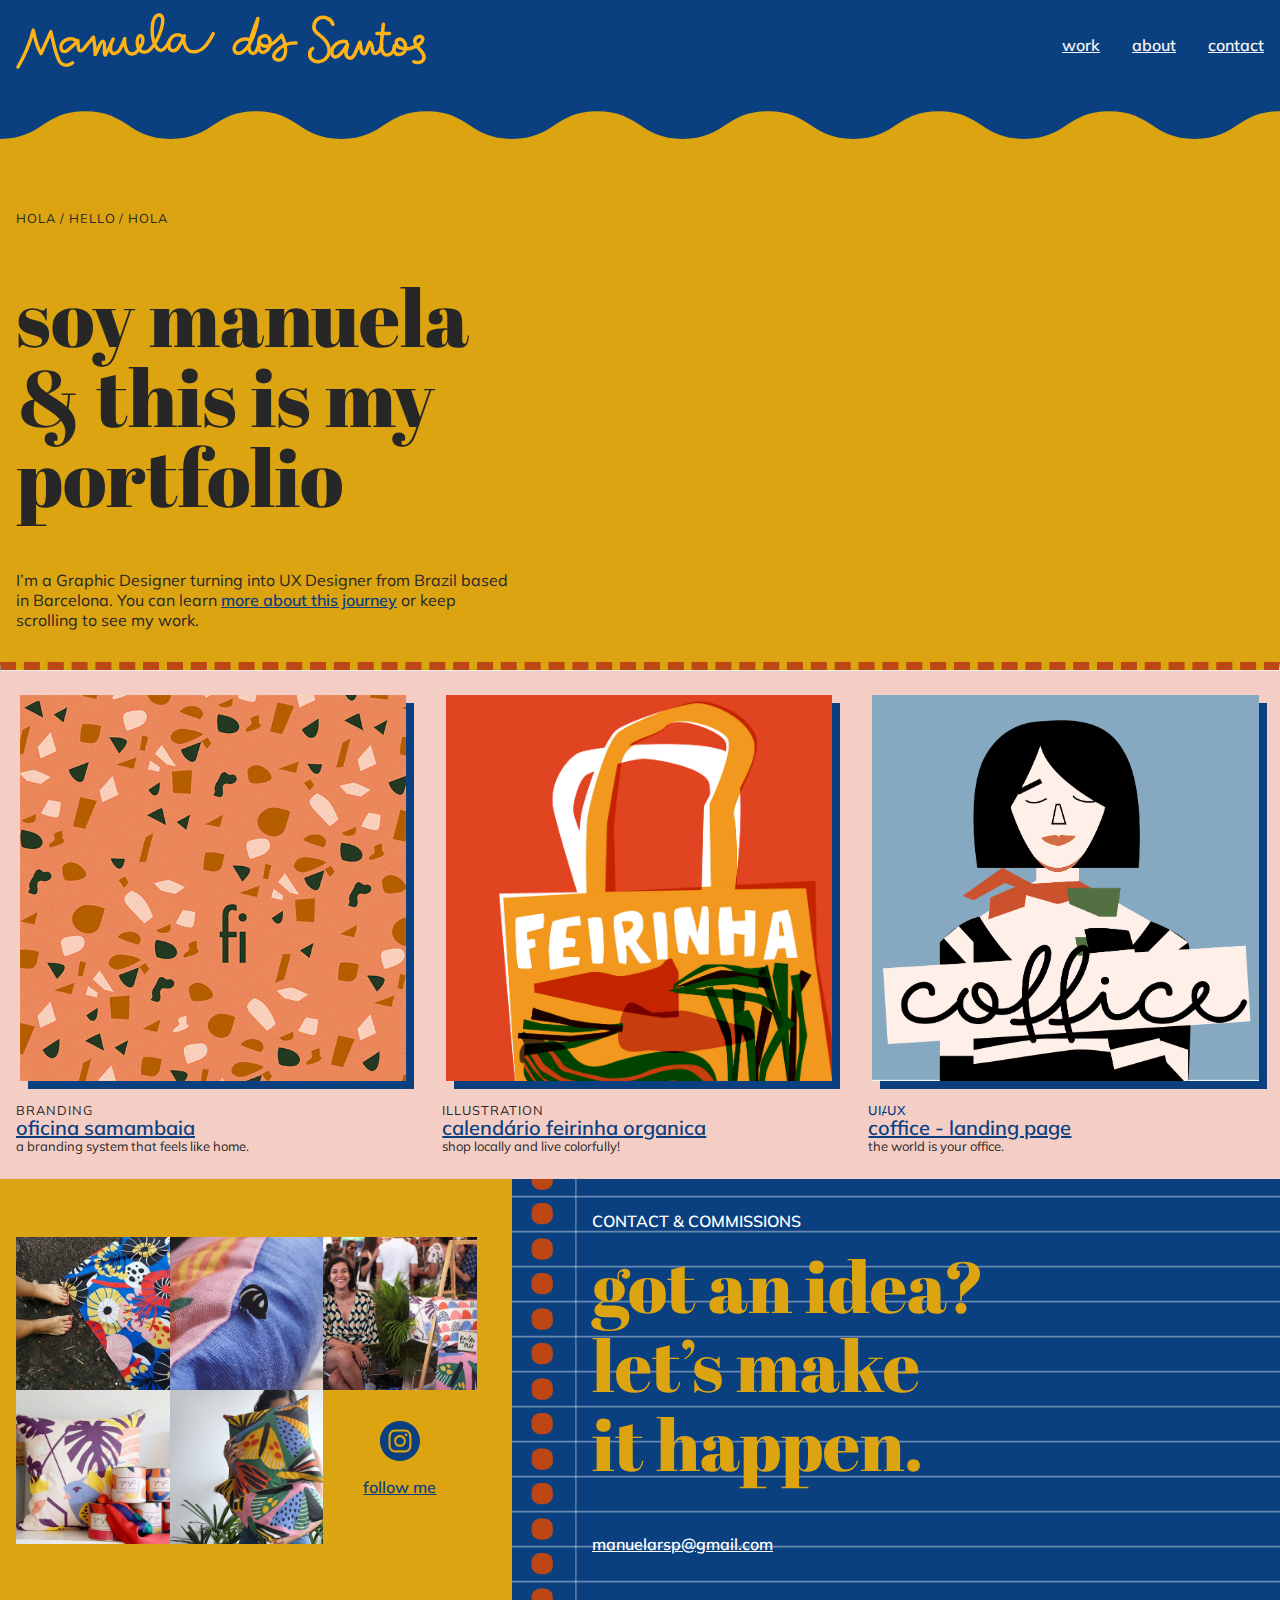
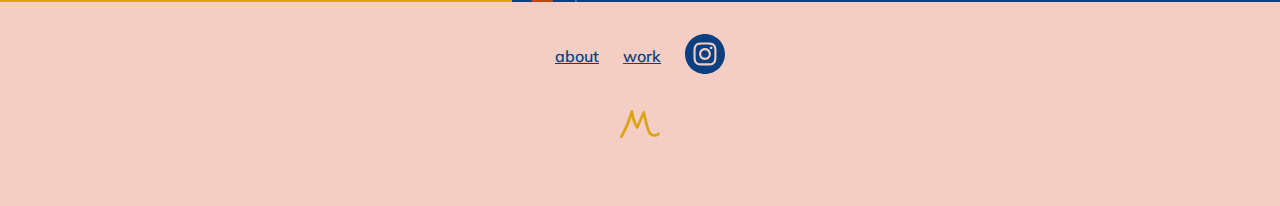
<file: index.html>
<!DOCTYPE html>
<html lang="en">

<head>
	<meta charset="utf-8" />
	<title>Manuela dos Santos | Portfolio</title>
	<meta name="viewport" content="width=device-width, initial-scale=1">
	<link rel="stylesheet" href="styles.css" />
	<link href="https://fonts.googleapis.com/css?family=Abril+Fatface|Muli:400,600,700" rel="stylesheet">
</head>

<body>
	<header class="header">

		<a href="index.html">
			<div class="logo">
			</div>
		</a>


		<nav class="menu">
			<a href="work.html">work</a>
			<a href="about.html">about</a>
			<a href="contact.html">contact</a>
		</nav>

	</header>


	<main>
		<div class="bluehair">
		</div>



		<div class="hero">

		<div class="face">
		</div>


			<div class="hola">
				<sub>hola / hello / hola</sub>
				<h1>soy manuela <br>& this is my portfolio</h1>
				<p>I’m a Graphic Designer turning into UX Designer from Brazil based in Barcelona.
				You can learn <a href="about.html" alt="about">more about this journey</a> or keep scrolling to see my
				work.
				</p>
			</div>
		</div>

		<hr></hr>

		<div class="projects-wrapper">
			<div class="project-card">
				<div class="container">
					<a href="samambaia.html"><img class="imghome shadow_azul" src="imgs/home/imgproj02.gif"></a><br>
					<sub>Branding</sub>
					<h2><a href="samambaia.html">oficina samambaia</a></h2>
					<p class="leg">a branding system that feels like home.</p>
				</div>
			</div>

			<div class="project-card">
				<div class="container">
					<a href="feirinha.html"><img class="imghome shadow_azul" src="imgs/home/imgproj01.jpg"></a>
					<br>
					<sub>Illustration</sub>
					<h2><a href="feirinha.html">calendário feirinha organica</a></h2>
					<p class="leg">shop locally and live colorfully!</p>
				</div>

			</div>
		

			<div class="project-card">
				<div class="container">
					<a href="coffice.html"><img class="imghome shadow_azul" src="imgs/home/imgproj03.jpg">
					<br>
					<sub>UI/UX</sub>
					<h2><a href="coffice.html">coffice - landing page</a></h2>
					<p class="leg">the world is your office.</p>
				</div>
			</div>
		</div>



	</main>


	<div class="hero-and-contact">
		<div class="hero">
			<div class="gallery">
				<div class="column"><img src="imgs/instagram/ig1.png"></div>
				<div class="column"><img src="imgs/instagram/ig2.png"></div>
				<div class="column"><img src="imgs/instagram/ig3.png"></div>
				<div class="column"><img src="imgs/instagram/ig4.png"></div>
				<div class="column"><img src="imgs/instagram/ig5.png"></div>
				<a class="column gallery-instagram" href="http://instagram.com/zeze.estudio" target="_blank">
				<img alt="my instagram: @zeze.estudio" src="imgs/instagram.svg" class="center" />
				<p>follow me</p>
				</a>
			</div>
		</div>

		<div class="contact">
			<a class="contact-title" name="contact-point">contact & commissions</a>
			<h3>got an idea?<br>
				let’s make<br>
				it happen.
			</h3>
			<p>write me on<br>
			<a href="mailto:manuelarsp@gmail.com">manuelarsp@gmail.com</a></p>
		</div>
	</div>

	<footer class="footer">
		<nav>
			<ul>
				<li><a class="nav" href="about.html">about</a></li>
				<li><a class="nav" href="work.html">work</a></li>
				<li><a class="nav" href="http://instagram.com/zeze.estudio" about="blank"><img src="imgs/instagram.svg" style="width: 40px;"></a></li>
			</ul>

			<div class="container">
				<a href="index.html">
					<img class="logo-footer" src="imgs/logo.svg" alt="logo manuela dos santos"/>
				</a>
			</div>

		</nav>
	</footer>
</body>

</html>
</file>
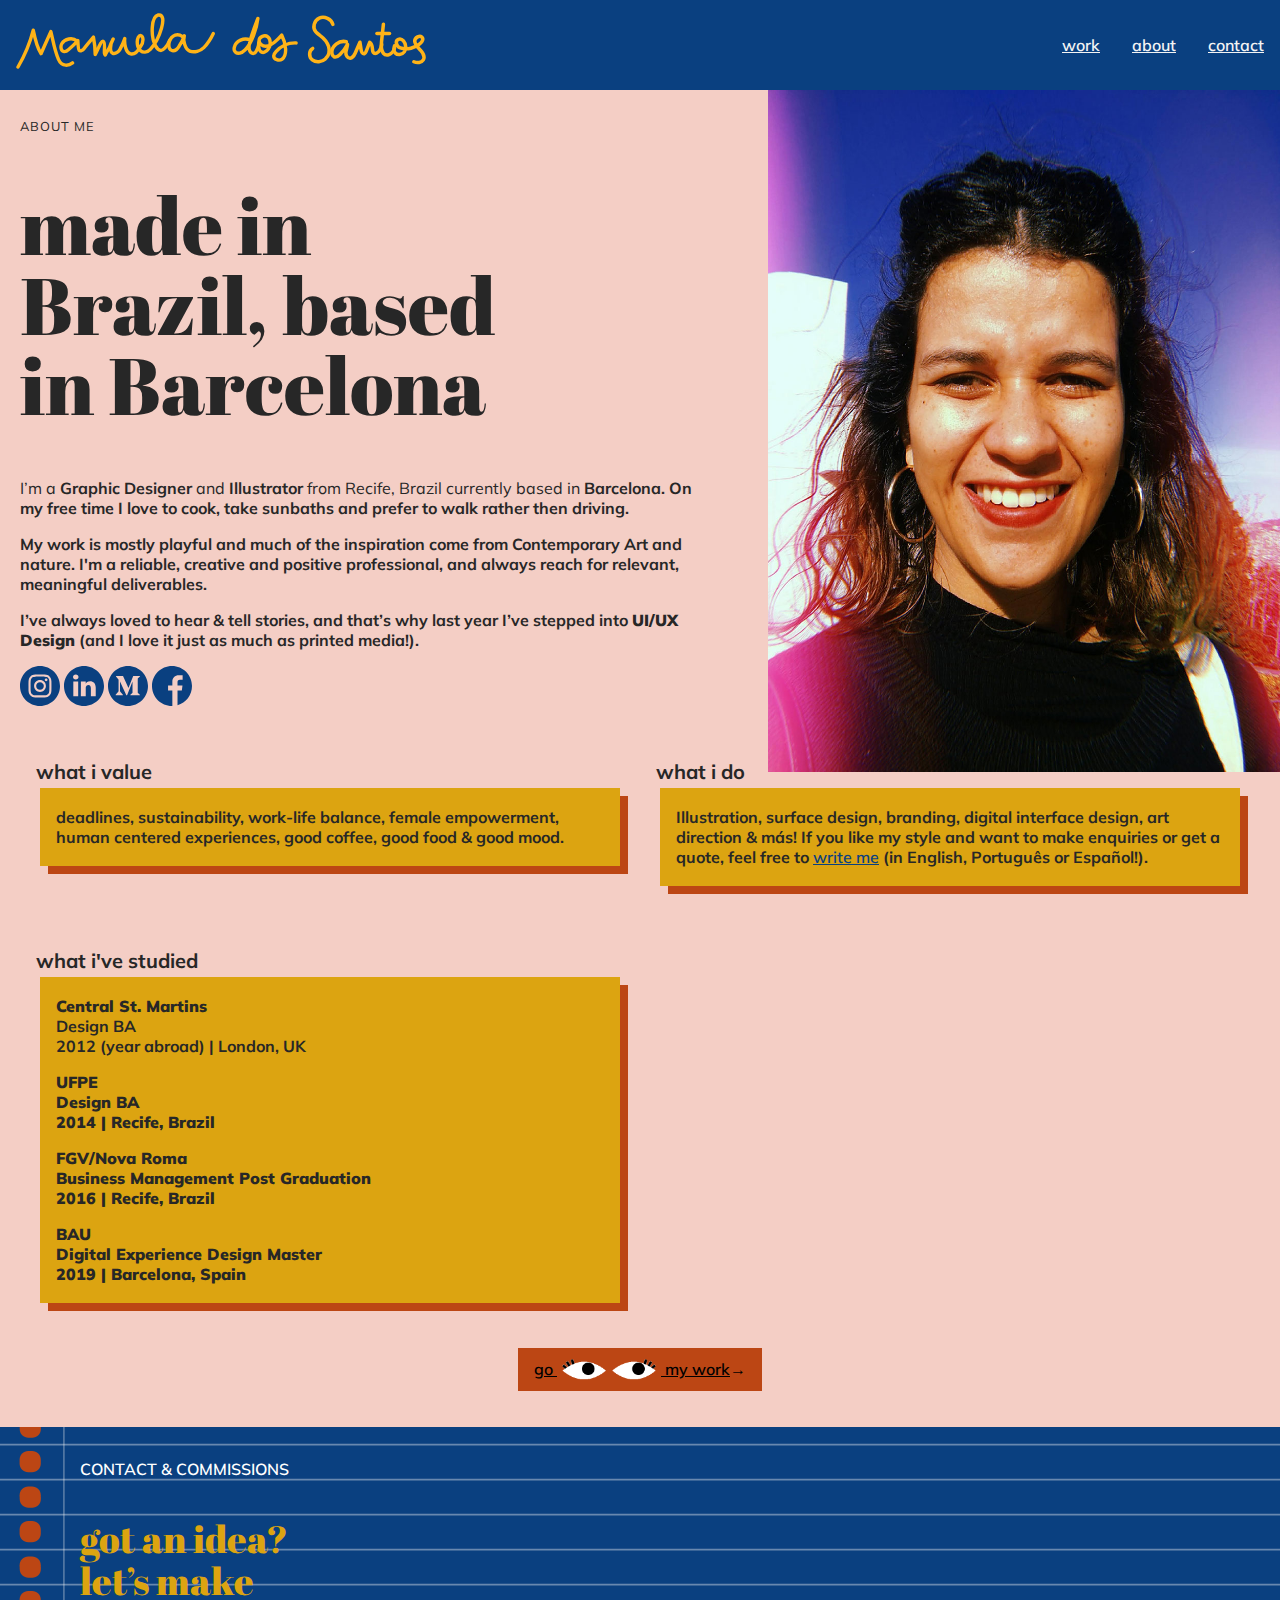
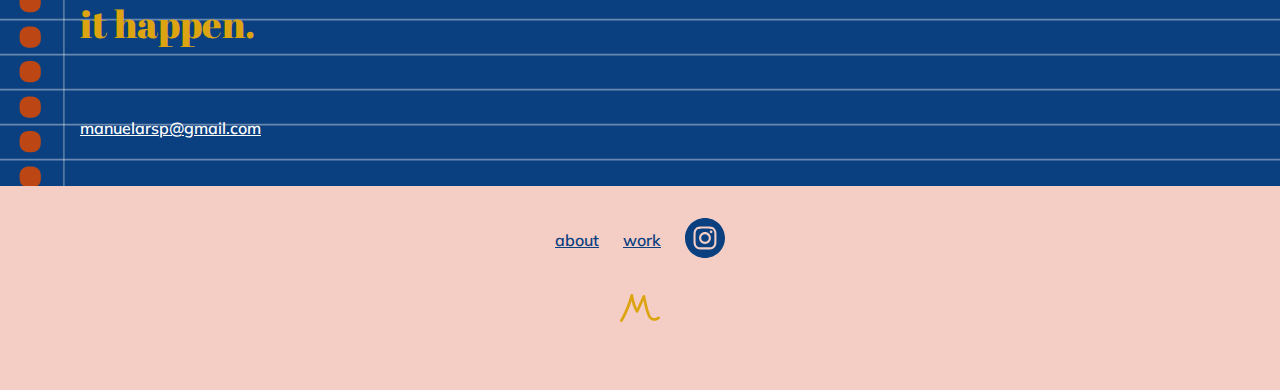
<file: about.html>
<!DOCTYPE html>
<html lang="en">

<head>
	<meta charset="utf-8" />
	<title>Manuela dos Santos | About</title>
	<meta name="viewport" content="width=device-width, initial-scale=1">
	<link rel="stylesheet" href="styles.css" />
	<link href="https://fonts.googleapis.com/css?family=Abril+Fatface|Muli:400,600,700" rel="stylesheet">


</head>

<body>
	<header class="header">

		<a href="index.html">
			<div class="logo">
			</div>
		</a>


		<nav class="menu">
			<a href="work.html">work</a>
			<a href="about.html">about</a>
			<a href="contact.html">contact</a>
		</nav>

	</header>


	<main>
		<div class="about">
			<sub>about me</sub>
				<div class="hola">
			<h1>made in Brazil, based in Barcelona</h1>
		</div>
			<div class="biobox">I’m a <strong>Graphic Designer</strong> and <strong>Illustrator</strong> from Recife, Brazil currently based in
				<strong>Barcelona</b>. On my free time I love to cook, take sunbaths and prefer to walk rather then driving.</p>
				<p>My work is mostly playful and much of the inspiration come from Contemporary Art and nature. I'm a
				reliable, creative and positive professional, and always reach for relevant, meaningful deliverables.</p>
				<p>I’ve always loved to hear & tell stories, and that’s why last year I’ve stepped into <strong>UI/UX Design</strong>
				(and I love it just as much as printed media!). </p>
			</div>

			<p><a href="http://instagram.com/zeze.estudio"><img alt="instagram" src="imgs/instagram.svg" class="logo-footer"></a>
				<a href="http://linkedin.com/manueladossantos"><img alt="LinkedIn"src="imgs/linkedin.svg" class="logo-footer"></a>
				<a href="https://medium.com/@mnlsnts"><img alt="Medium" src="imgs/medium.svg" class="logo-footer"></a>
				<a href="http://facebook.com/zeze.estudio"><img alt="Facebook" src="imgs/facebook.svg" class="logo-footer"></a>
			</p>


			<div class="about-cards">
				<div class="container">
					<h2>what i value</h2>
					<div class="aboutbox">
						<p>deadlines, sustainability, work-life balance, female empowerment, human centered experiences,
							good coffee, good food & good mood.</p>
					</div>
				</div>
				<div class="container">
					<h2>what i do</h2>
					<div class="aboutbox">
						<p>Illustration, surface design, branding, digital interface design, art direction & más!
							If you like my style and want to make enquiries or get a quote, feel free to <a
								href="mailto:manuelarsp@gmail.com">write me</a> (in English, Português or Español!).</p>
					</div>
				</div>
				<div class="container about-card-studies">
					<h2>what i've studied</h2>
					<div class="aboutbox">
						<p><strong>Central St. Martins </strong><br>
							Design BA<br>
							2012 (year abroad) | London, UK</p>

						<p><strong>UFPE</b><br>
							Design BA<br>
							2014 | Recife, Brazil</p>

						<p><strong>FGV/Nova Roma</b><br>
							Business Management Post Graduation<br>
							2016 | Recife, Brazil</p>

						<p><strong>BAU</strong><br>
							Digital Experience Design Master<br>
							2019 | Barcelona, Spain</p>

					</div>
				</div>
			</div>

			<div class="see-work">
				<a class="see-work-button" style="color:#000000" href="work.html">
					<span>go <span class="see-work-button-eyes">look</span> my work</span> →
				</a>
			</div>
		</div>

		<div class="contact">
			<a class="contact-title" name="contact-point">
				contact & commissions
			</a>
			<h3>got an idea?<br>
				let’s make<br>
				it happen.
			</h3>
			<p>write me on<br>
				<a href="mailto:manuelarsp@gmail.com">manuelarsp@gmail.com</a></p>
		</div>
	</main>

	<footer class="footer">

			<nav>
				<ul>
					<li><a class="nav" href="about.html">about</a></li>
					<li><a class="nav" href="work.html">work</a></li>
					<li><a class="nav" href="http://instagram.com/zeze.estudio" about="blank"><img
								src="imgs/instagram.svg" style="width: 40px;"></a></li>
				</ul>

				<div class="container">
					<a href="index.html"><img class="logo-footer" src="imgs/logo.svg"
							alt="logo manuela dos santos" /></a>
			</nav>
		</footer>
</body>

</html>
</file>
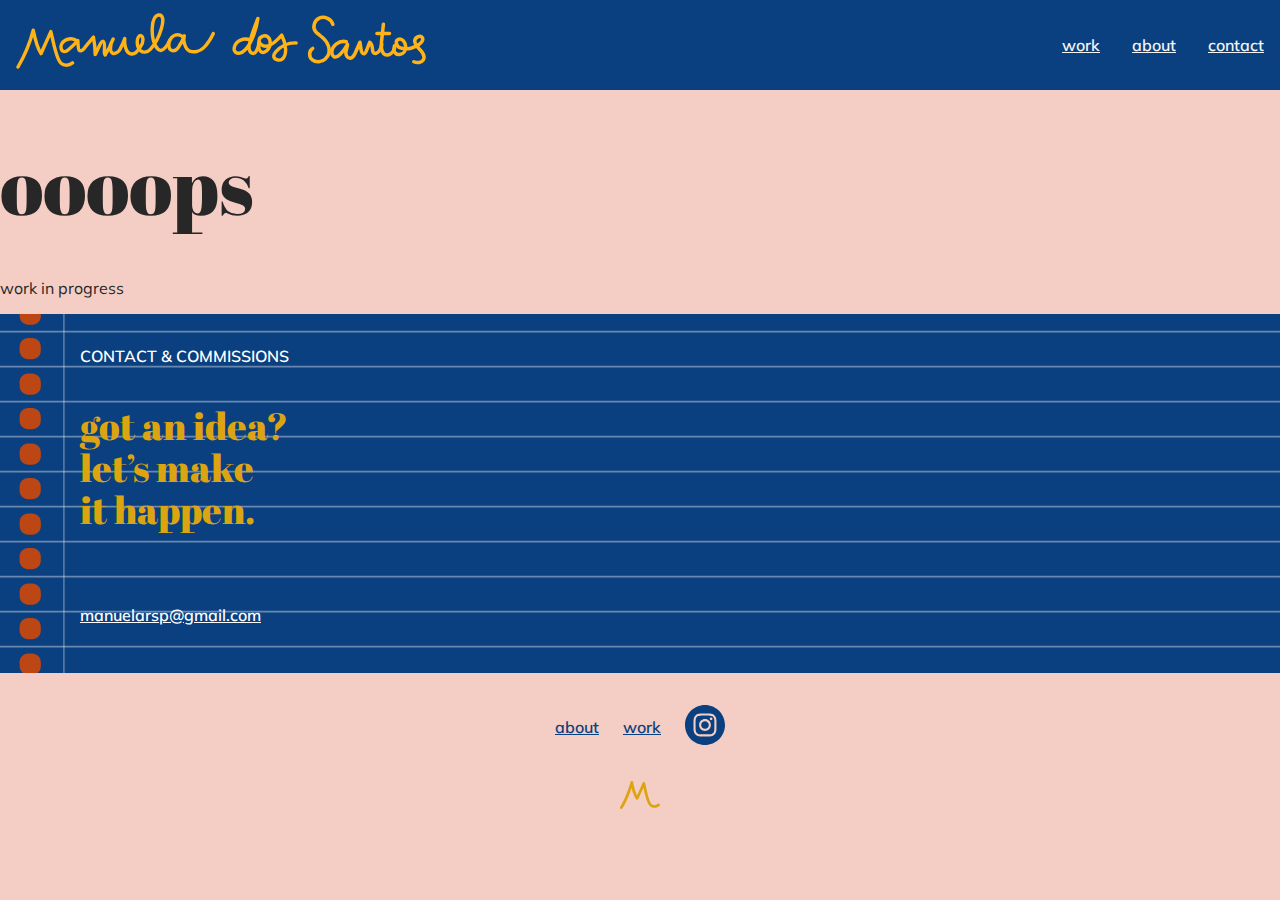
<file: coffice.html>
<!DOCTYPE html>
<html lang="en">

<head>
	<meta charset="utf-8"/>
	<title>Manuela dos Santos | Coffice</title>
	<meta name="viewport" content="width=device-width, initial-scale=1">
	<link rel="stylesheet" href="styles.css"/>
	<link href="https://fonts.googleapis.com/css?family=Abril+Fatface|Muli:400,600,700" rel="stylesheet">


</head>

<body>
<header class="header">

		<a href="index.html">
			<div class="logo">
			</div>
		</a>


		<nav class="menu">
			<a href="work.html">work</a>
			<a href="about.html">about</a>
			<a href="contact.html">contact</a>
		</nav>

	</header>


	<main>
		<div class="hola">
			<h1>oooops</h1>
			<p>work in progress
			</p>
		</div>

	</main>


	<div class="contact">
		<a class="contact-title" name="contact-point">
			contact & commissions
		</a>
		<h3>got an idea?<br>
			let’s make<br>
			it happen.
		</h3>
		<p>write me on<br>
			<a href="mailto:manuelarsp@gmail.com">manuelarsp@gmail.com</a></p>
	</div>
</main>

<footer class="footer">

<nav>
<ul>
	<li><a class="nav" href="about.html">about</a></li>
	<li><a class="nav" href="work.html">work</a></li>
	<li><a class="nav" href="http://instagram.com/zeze.estudio" about="blank"><img src="imgs/instagram.svg" style="width: 40px;"></a></li>
</ul>

<div class="container">
	<a href="index.html"><img class="logo-footer" src="imgs/logo.svg" alt="logo manuela dos santos"/></a>
</nav>	
</footer>
</body>

</html>
</file>
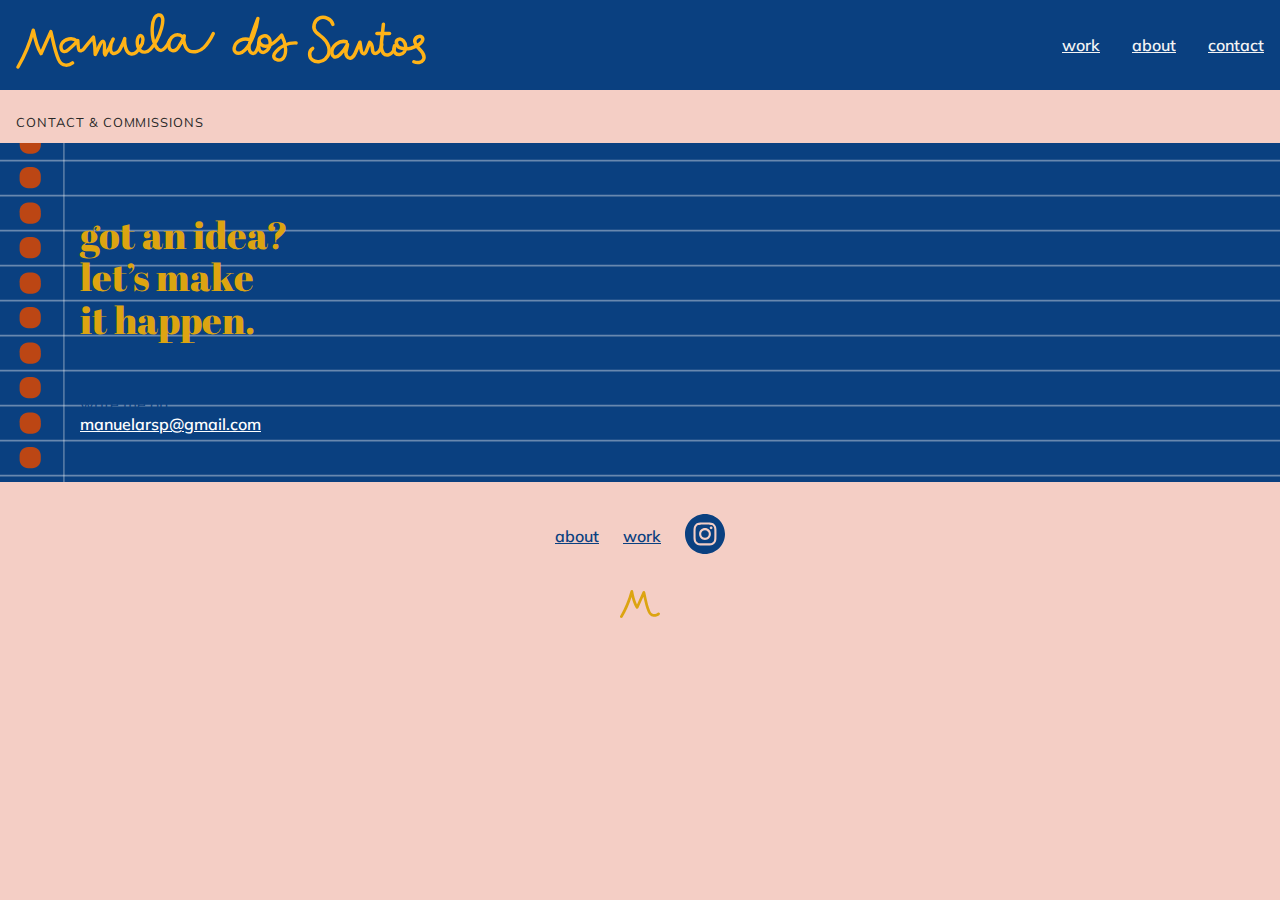
<file: contact.html>
<!DOCTYPE html>
<html lang="en">

<head>
	<meta charset="utf-8"/>
	<title>Manuela dos Santos | Contact</title>
	<meta name="viewport" content="width=device-width, initial-scale=1">
	<link rel="stylesheet" href="styles.css"/>
	<link href="https://fonts.googleapis.com/css?family=Abril+Fatface|Muli:400,600,700" rel="stylesheet">


</head>

<body>
<header class="header">

		<a href="index.html">
			<div class="logo">
			</div>
		</a>


		<nav class="menu">
			<a href="work.html">work</a>
			<a href="about.html">about</a>
			<a href="contact.html">contact</a>
		</nav>

	</header>

	<main>

	<div class="work">
			<sub>contact & commissions</sub>
		</div>

		<div class="contact">

			<h3>got an idea?<br>
				let’s make<br>
				it happen.
			</h3>
			<p>write me on<br>
			<a href="mailto:manuelarsp@gmail.com">manuelarsp@gmail.com</a></p>
		</div>
	</main>



	<footer class="footer">
		<nav>
			<ul>
				<li><a class="nav" href="about.html">about</a></li>
				<li><a class="nav" href="work.html">work</a></li>
				<li><a class="nav" href="http://instagram.com/zeze.estudio" about="blank"><img src="imgs/instagram.svg" style="width: 40px;"></a></li>
			</ul>
			<div class="container">
				<a href="index.html"><img class="logo-footer" src="imgs/logo.svg" alt="logo manuela dos santos"/></a>
			</div>
		</nav>	
	</footer>
</body>

</html>
</file>
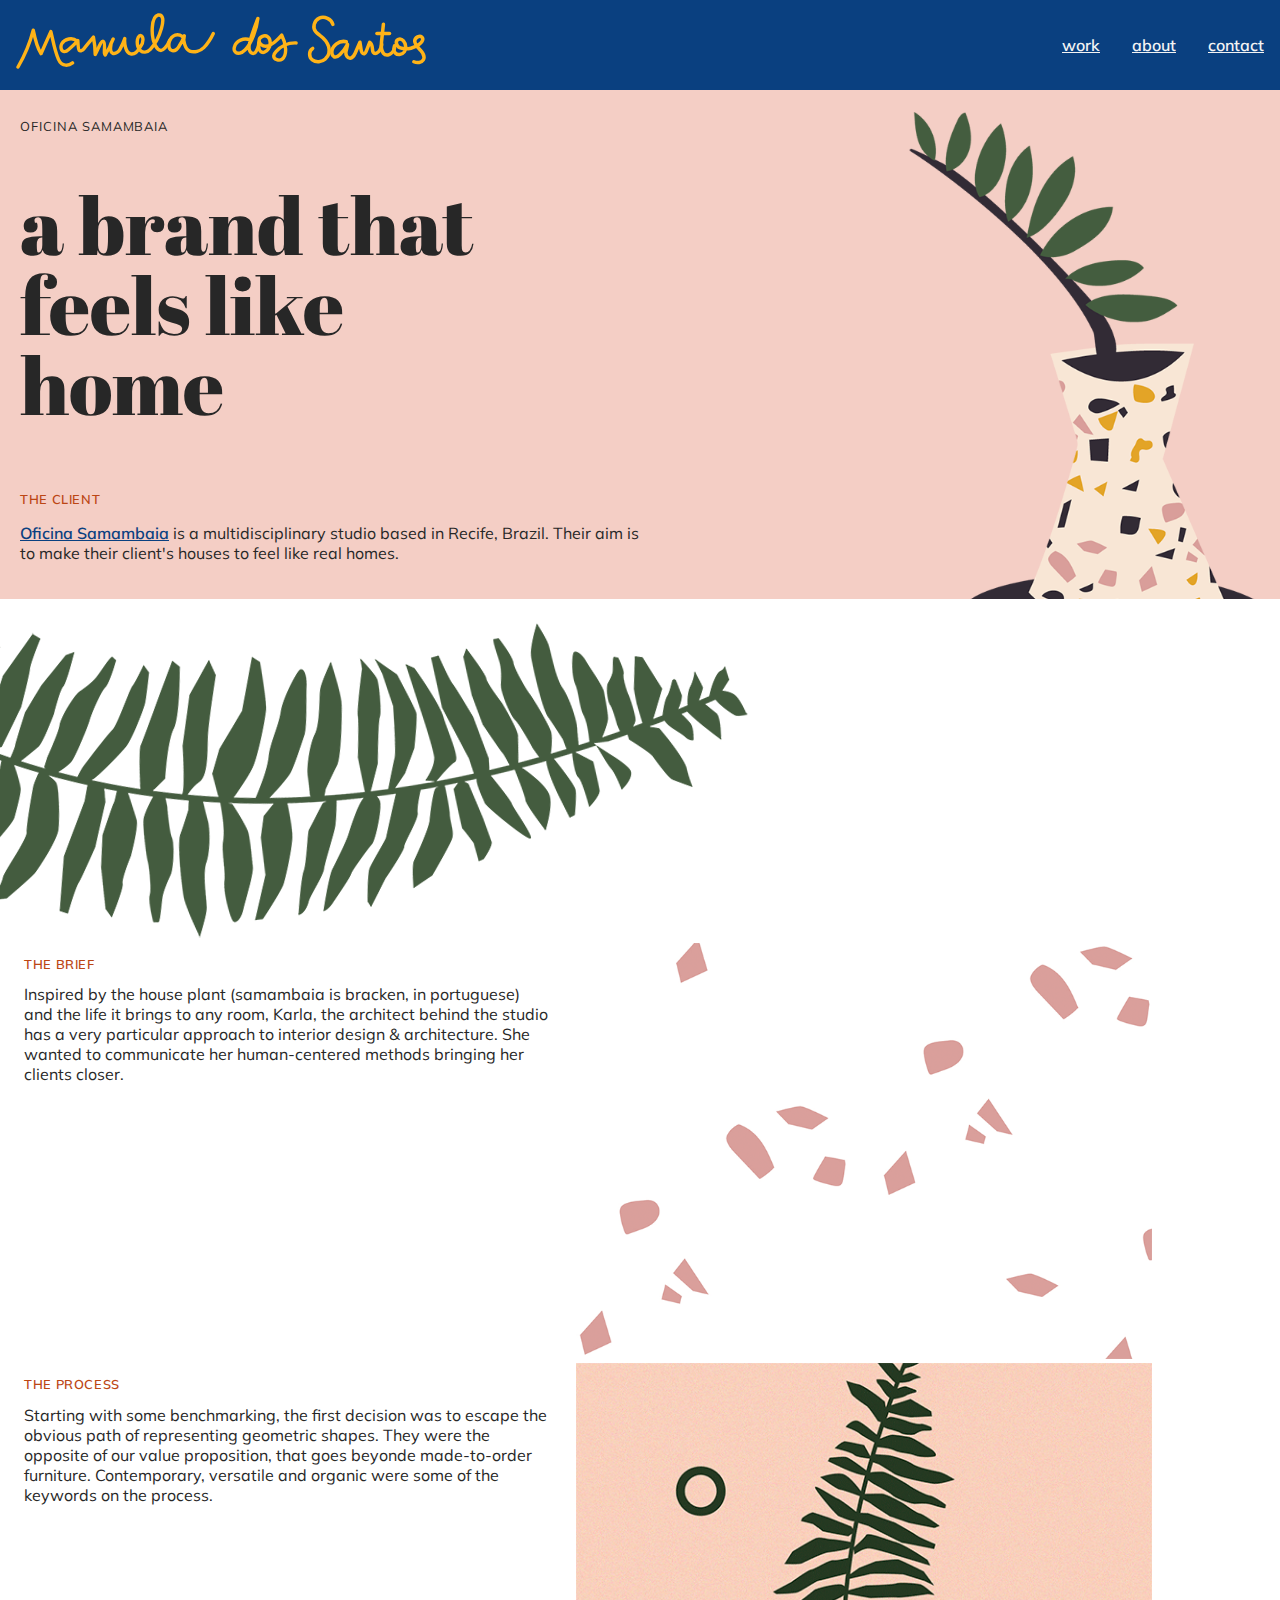
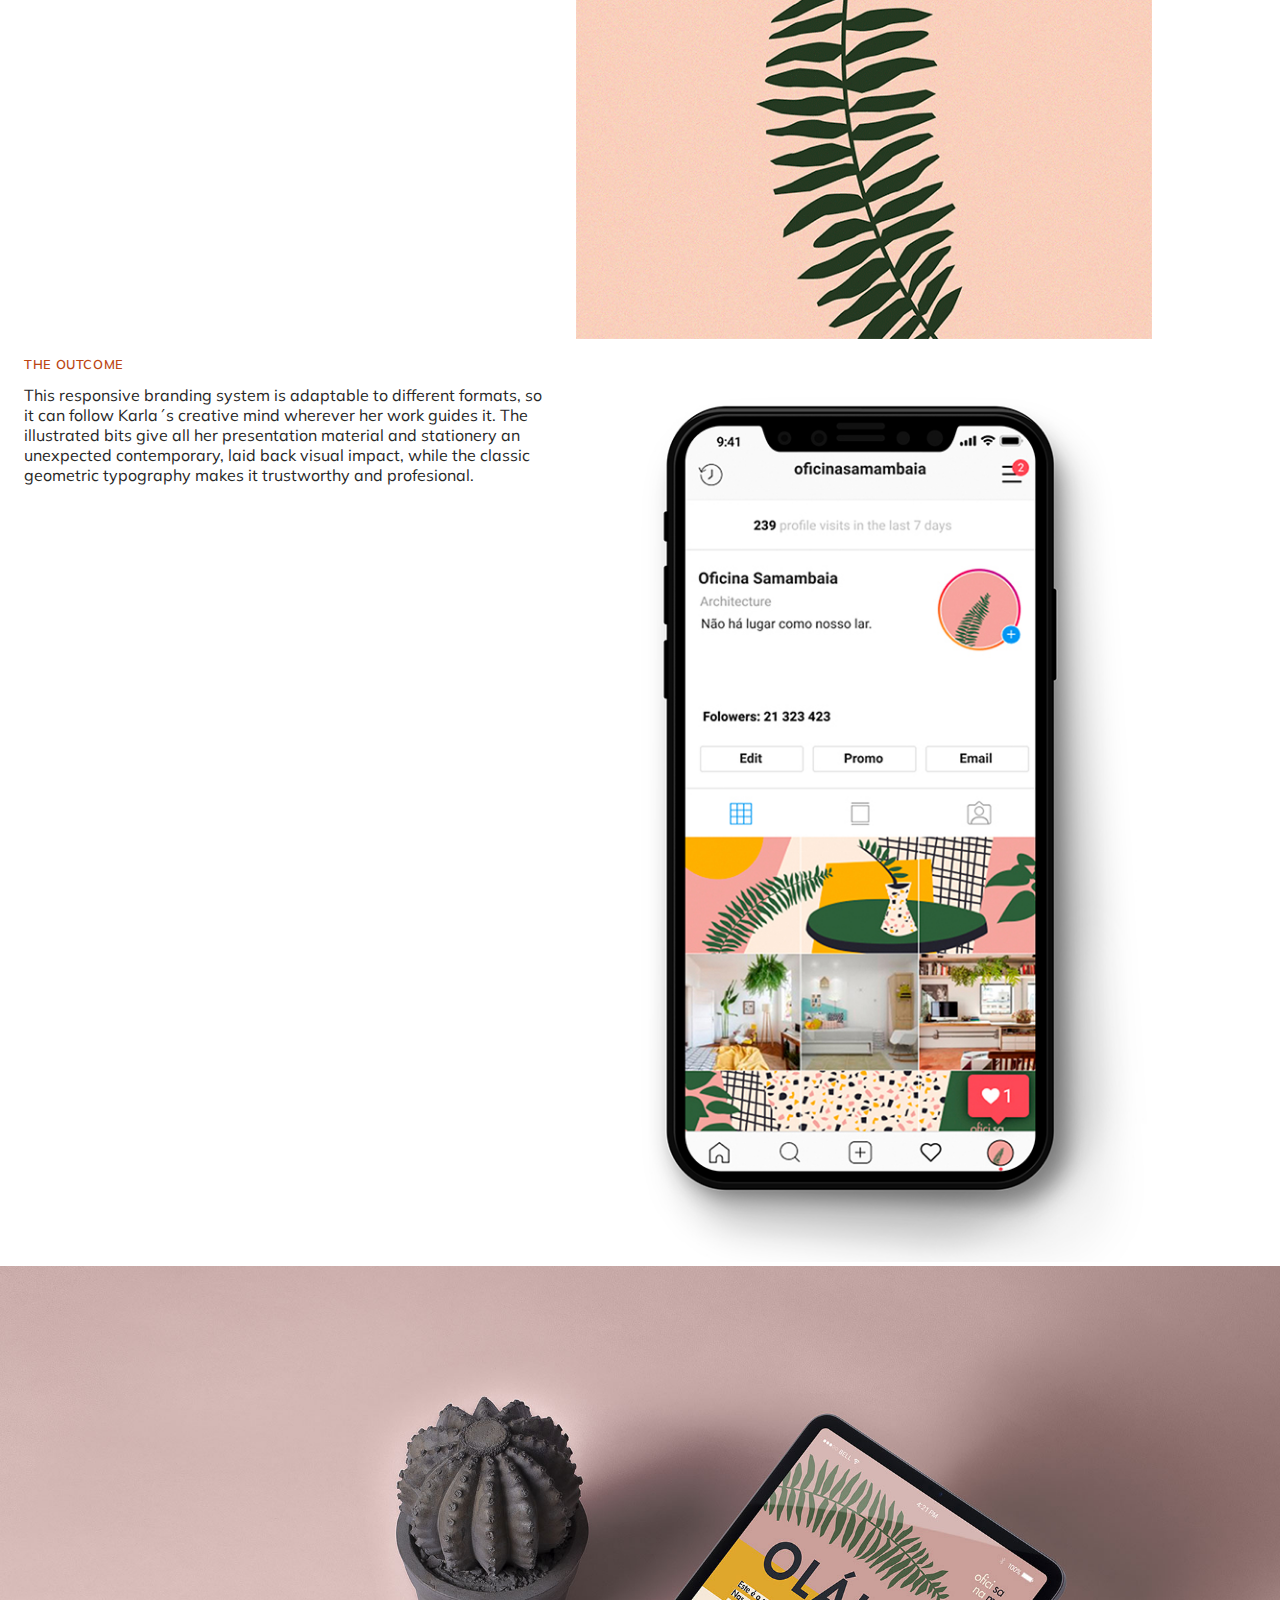
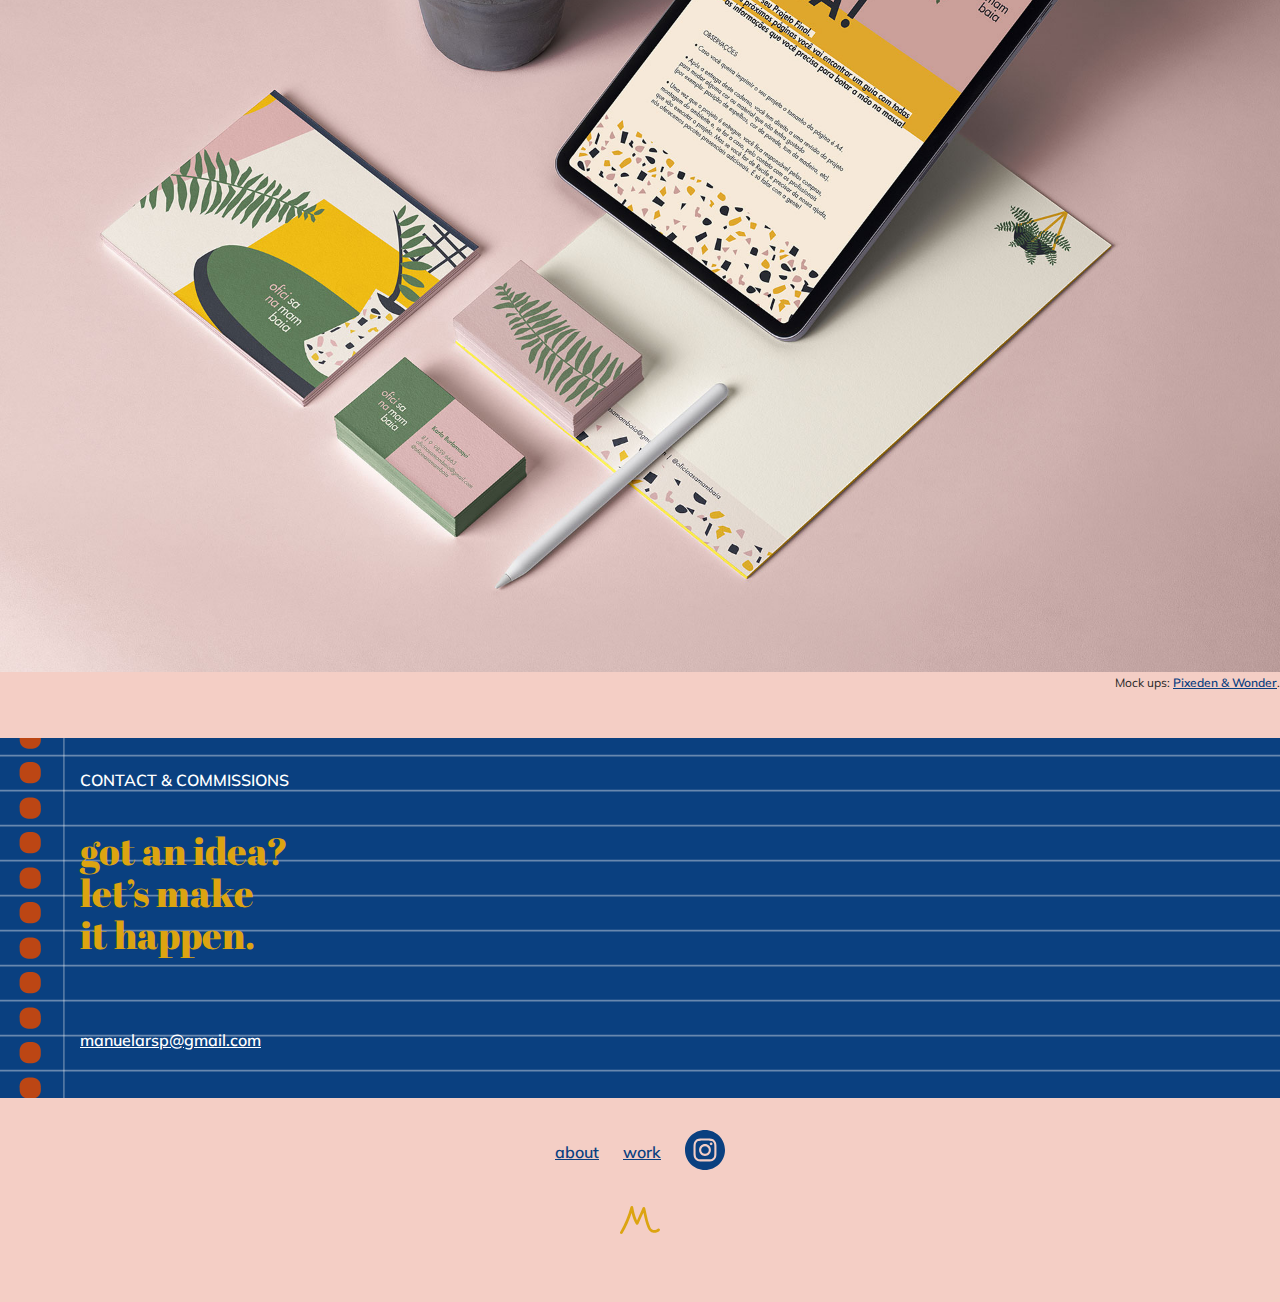
<file: samambaia.html>
<!DOCTYPE html>
<html lang="en">

<head>
	<meta charset="utf-8"/>
	<title>Manuela dos Santos | Oficina Samambaia</title>
	<meta name="viewport" content="width=device-width, initial-scale=1">
	<link rel="stylesheet" href="styles.css"/>
	<link href="https://fonts.googleapis.com/css?family=Abril+Fatface|Muli:400,600,700" rel="stylesheet">


</head>

<body>
<header class="header">

		<a href="index.html">
			<div class="logo">
			</div>
		</a>


		<nav class="menu">
			<a href="work.html">work</a>
			<a href="about.html">about</a>
			<a href="contact.html">contact</a>
		</nav>

	</header>


	<main>
	<div class="projectcover1">
	<sub>Oficina Samambaia</sub>
	<div class="hola">	
	<h1>a brand that feels like home</h1>
		</div>
<div class="client">
	<p class="projectsubtitles">The Client</p>
	<p><a href="https://www.instagram.com/oficinasamambaia" target="blank">Oficina Samambaia</a> is a multidisciplinary studio based in Recife, Brazil. Their aim is to make their client's houses to feel like real homes.</p>
	</div>
</div>

<div class="divider">
	<img src="imgs/samambaia/samambaia01.png">
</div>

<div class="brief-wraper">
	<div class="brief-card">
	<p class="projectsubtitles">The brief</p>
	Inspired by the house plant (samambaia is bracken, in portuguese) and the life it brings to any room, Karla, the architect behind the studio has a very particular approach to interior design & architecture. She wanted to communicate her human-centered methods bringing her clients closer.
	</div>

	<div class="brief-img">
	<img src="imgs/samambaia/samambaia08.gif">
	</div>

	<div class="brief-card">
		<p class="projectsubtitles">The process</p>
	Starting with some benchmarking, the first decision was to escape the obvious path of representing geometric shapes. They were the opposite of our value proposition, that goes beyonde made-to-order furniture. Contemporary, versatile and organic were some of the keywords on the process.
	</div>

	<div class="brief-img">
		<img src="imgs/home/imgproj02.gif">
	</div>

	<div class="brief-card">
		<p class="projectsubtitles">the outcome</p>
	This responsive branding system is adaptable to different formats, so it can follow Karla´s creative mind  wherever her work guides it. The illustrated bits give all her presentation material and stationery an unexpected contemporary, laid back visual impact, while the classic geometric typography makes it trustworthy and profesional.
	</div>

	<div class="brief-img">
		<img src="imgs/samambaia/iphone-8-mockup-downloadable.jpg">
	</div>





</div>

	<div class="project-closing">
		<img src="imgs/samambaia/mockup.jpg">
		<p class="project-closing">Mock ups: <a href="https://www.pixeden.com">Pixeden & <a href="https://www.behance.net/gallery/75439367/Instagram-mockup-template-2019-PSD-Sketch-free-download">Wonder</a>.
	</div>


		<div class="contact">
			<a class="contact-title" name="contact-point">
				contact & commissions
			</a>
			<h3>got an idea?<br>
				let’s make<br>
				it happen.
			</h3>
			<p>write me on<br>
				<a href="mailto:manuelarsp@gmail.com">manuelarsp@gmail.com</a></p>
		</div>
	</main>

	<footer class="footer">

	<nav>
	<ul>
		<li><a class="nav" href="about.html">about</a></li>
		<li><a class="nav" href="work.html">work</a></li>
		<li><a class="nav" href="http://instagram.com/zeze.estudio" about="blank"><img src="imgs/instagram.svg" style="width: 40px;"></a></li>
	</ul>

	<div class="container">
		<a href="index.html"><img class="logo-footer" src="imgs/logo.svg" alt="logo manuela dos santos"/></a>
	</nav>	
	</footer>
</body>

</html>
</file>
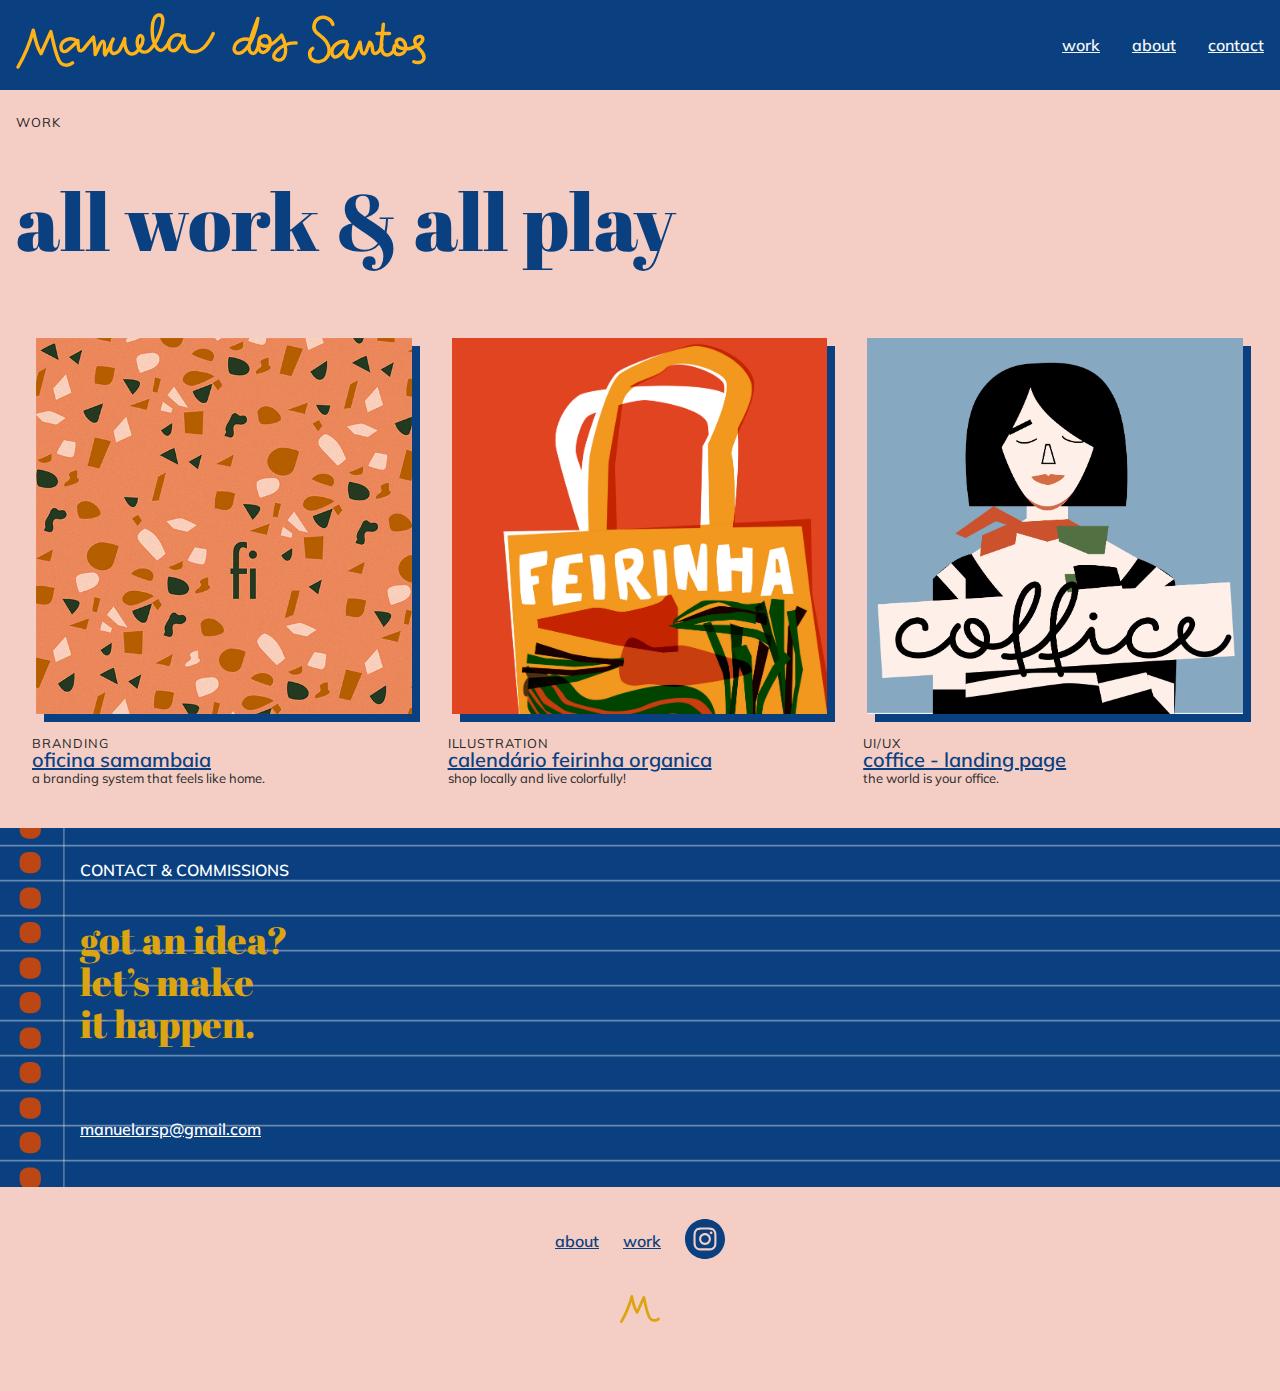
<file: work.html>
<!DOCTYPE html>
<html lang="en">

<head>
	<meta charset="utf-8"/>
	<title>Manuela dos Santos | Work</title>
	<meta name="viewport" content="width=device-width, initial-scale=1">
	<link rel="stylesheet" href="styles.css"/>
	<link href="https://fonts.googleapis.com/css?family=Abril+Fatface|Muli:400,600,700" rel="stylesheet">


</head>

<body>
<header class="header">

		<a href="index.html">
			<div class="logo">
			</div>
		</a>


		<nav class="menu">
			<a href="work.html">work</a>
			<a href="about.html">about</a>
			<a href="contact.html">contact</a>
		</nav>

	</header>

<main>
	<div class="work">
		<sub>WORK</sub>
		<h1 style="color: #0A4080">all work & all play</h1>

		<div class="projects-wrapper">

			<div class="project-card">
				<div class="container">
					<a href="samambaia.html"><img class="imghome shadow_azul" src="imgs/home/imgproj02.gif"></a>
					<br>
					<sub>Branding</sub>
					<h2><a href="samambaia.html">oficina samambaia</a></h2>
					<p class="leg">a branding system that feels like home.</p>
				</div>
			</div>
	
			<div class="project-card">
					<div class="container">
						<a href="feirinha.html"><img class="imghome shadow_azul" src="imgs/home/imgproj01.jpg"></a>
						<br>
						<sub>Illustration</sub>
						<h2><a href="feirinha.html">calendário feirinha organica</a></h2>
						<p class="leg">shop locally and live colorfully!</p>
					</div>
		
				</div>

			<div class="project-card">
				<div class="container">
					<a href="coffice.html"><img class="imghome shadow_azul" src="imgs/home/imgproj03.jpg"></a>
					<br>
					<sub>UI/UX</sub>
					<h2><a href="coffice.html">coffice - landing page</a></h2>
					<p class="leg">the world is your office.</p>
				</div>
			</div>
		</div>
	
		

	</div>
</main>

<div class="contact">
			<a class="contact-title" name="contact-point">
				contact & commissions
			</a>
			<h3>got an idea?<br>
				let’s make<br>
				it happen.
			</h3>
			<p>write me on<br>
			<a href="mailto:manuelarsp@gmail.com">manuelarsp@gmail.com</a></p>
		</div>

	<footer class="footer">
		<nav>
			<ul>
				<li><a class="nav" href="about.html">about</a></li>
				<li><a class="nav" href="work.html">work</a></li>
				<li><a class="nav" href="http://instagram.com/zeze.estudio" about="blank"><img src="imgs/instagram.svg" style="width: 40px;"></a></li>
			</ul>
			<div class="container">
				<a href="index.html"><img class="logo-footer" src="imgs/logo.svg" alt="logo manuela dos santos"/></a>
			</div>
		</nav>	
	</footer>
</body>

</html>
</file>
<file: styles.css>
* {
	box-sizing: border-box;
}

html, body {
	margin: 0 0 2rem 0;
	font-family: 'Muli', sans-serif;
	font-size: 16px;
	color: #272727;
	background-color: #F4CEC5;
}

img {
	max-width: 100%;
}

.header {
	align-items: center;
	display: flex;
	justify-content: space-between;
	background-color: #0A4080;
	width: 100%;
	height: 12%;

}

.logo {
	width: 100%;
	margin: 0 0 0 1rem;
	display: flex;
	flex-direction: column;
	justify-content: left;
	background: url(imgs/logo.svg);
	background-color: #0A4080;
	background-size: 50%;
	background-repeat: no-repeat;
	padding: 2rem 5rem;
}

.logo-footer {
	max-width: 2.5rem;
	align-items: center;
}

.hero {
	display: flex;
	flex-direction: column;
	justify-content: center;
	padding: 1rem;
	background-color: #DCA411;
	max-width: 100%;
}

.about {
	padding: 1.25rem;
	background-color: #F4CEC5;
	max-width: 100%;
	background-image: url(imgs/about.jpg);
  background-size: 40%;
  max-width: 100%;
  background-repeat: no-repeat;
  background-position: right 0px;
}


.projectcover1 {
	padding: 1.25rem;
	max-width: 100%;
	background-image: url(imgs/samambaia/samambaia02.png);
  background-size: 50%;
  background-repeat: no-repeat;
  background-position: right 1.25px;
}


.work {
	padding: 1rem;
	background-color: #F4CEC5;
	max-width: 100%;
}


.aboutbox {
	max-width: calc(100% - 0.5rem);
	display: block;
	margin: 0 auto;
	padding: 0.2rem 1rem;
	box-shadow: 0.5rem 0.5rem #BC4614;
	background-color: #DCA411;
}

.client {
	max-width: 100%;
	display: inline-block;
	justify-content: left;
	margin: 0 auto;
	padding: 0;
	text-align: left;
}

.button {
	background-color: #BC4614;
	width: auto;
	padding: 0 0.75rem 0 0.75rem;
	color: #000000;
	display: inline-block;
	text-align: center;

}

.project-card {
	padding: 1.5rem 0;
	text-align: left;
	line-height: 100%;
}

.divproj {
  width: 100%;
  max-width: 20rem;
  margin: 0 0.2em 0.2em 0;

}


.contact {
	display: flex;
	flex-direction: column;
	justify-content: center;
	background: url(imgs/lines2.svg);
	background-color: #0A4080;
	background-size: auto 70px;
	padding: 2rem 5rem;
	color: #0A4080;
}

.contact-title {
	font-size: 16px;
  text-transform: uppercase;
}

.contact a {
	color: #FFF;
}

.menu {
	align-items: center;
 	background-color: #0A4080;
	display: flex;
}

.menu a {
  float: left;
  color: #f4f4f4;
  display: block;
  text-align: center;
  padding: 2.2rem 1rem;
  text-decoration: underline;
}

.menu a:active {
  color: #BC4614;
}

hr {
	margin: 0;
	border-top: 0.5rem dashed #BC4614;
	background-color:#DCA411;
}


a {
	font-weight: 600;
	color: #0A4080;
}

sub {
	font-size: 0.8rem;
	letter-spacing: 0.06rem;
	line-height: 80%;
	text-transform: uppercase;
	margin: 1rem 0;
}


h1 {
	font-family: 'Abril Fatface', sans-serif;
	font-weight: 400;
	font-size: 3rem;
	line-height: 100%;
}

h2 {
	font-size: 1.25rem;
	margin-block-start: 0.2em;
  margin-block-end: 0.2em;

}

h3 {
	font-family: 'Abril Fatface', sans-serif;
	font-weight: 300;
	font-size: 2.4em;
	line-height: 110%;
	color: #DCA411;
}

p {
	font-size: 16px;
}

.container {
	margin: 0 auto;
	max-width: 80rem;
	padding: 0 1rem;
	width: 100%;
	align-items: center;
}

.leg {
	font-size: 13px;
	line-height: 100%;
	margin-block-start: 0.2em;
  margin-block-end: 0.2em;

}

.center {
  display: block;
  margin-left: auto;
  margin-right: auto;
  width: 100%;
}

.imghome {
	max-width: calc(100% - 0.5rem);
	display: block;
	margin: 0 auto;
	transition: background .3s ease-in-out;
	box-shadow: 0.5rem 0.5rem #0A4080;

}

.imghome:hover {
	box-shadow: 0.5rem 0.5rem #BC4614;
}


.gallery {
	display: flex;
	flex-wrap: wrap;
	/* max-width: 100%; */
	padding: 0;
}

.gallery-instagram {
	display: flex;
	flex-direction: column;
	align-items: center;
	justify-content: center;
}

.gallery-instagram img {
	max-width: 40px;
}

.gallery-instagram a {
	display: block;
}

.column {
	width: 32%;
	background-color: #DCA411;
	margin: 0;
	padding: 0;
 	text-align: center;
 	vertical-align: text-bottom;

}

.column img {
	display: block;
}


.footer {
	align-items: center;
	background-color: #F4CEC5;
	color: #0A4080;
  display: inline-block;
	text-align: center;
	width: 100%;
	align-content: center;
  }

 .footer a {
  text-decoration: underline;
  }

.nav {
	list-style-type: none;
}

ul {
	display: flex;
  align-items: center;
  justify-content: center;
	list-style-type: none;
	margin: 2rem 0 2rem 0;
	padding: 0;
}

.nav li {
	display: inline-block;
}

.eyes {
	width: 6.25rem;
	vertical-align: middle;
}

li {
	padding: 0 0.75rem;
	display: inline-block;
}

.projects-wrapper {
	background-color: #F4CEC5;	
}

.about-cards .container {
	margin: 1.8rem 0;
}

.see-work {
	text-align: center;
	margin: 1rem 0;
}

.see-work-button {
	display: inline-flex;
	align-items: center;
	vertical-align: middle;
	text-decoration: none;
	color: #000;
	background-color: #BC4614;
	padding: 0.4rem 1rem;
	line-height: 30px;
}

.see-work-button-eyes {
	display: inline-block;
	background-image: url('imgs/olhinhos.gif');
	background-size: contain;
	background-repeat: no-repeat;
	width: 104px;
	height: 30px; 
	color: transparent;
}

.see-work-button span {
	text-decoration: underline;
}

.hola {
	padding: 0;
	z-index: 1;
}

.projectsubtitles {
	font-style: normal;
	font-weight: 600;
	font-size: 0.8rem;
	line-height: 1rem;
	letter-spacing: 0.05em;
	text-transform: uppercase;
	color: #BC4614;
}

.brief-wraper {
	display: flex;
	flex-wrap: wrap;
	background-color: #FFF;
	padding: 0;
	margin: 0;
}		

.brief-wrapper .brief-card {
	flex-shrink: 0;
}

.brief-card {
	padding: 3rem 1.5rem 3rem 1.5rem;
}


.divider {
	background-color: #FFF;
}

.bluehair {
	display: block;
	background-image: url('imgs/home/bluehair.svg');
	background-size: 100%;
	background-repeat: repeat-x;
	width: 100%;
	height: 4rem;
	background-color: #DCA411;
}

.face {
	display: block;
	background-image: url('imgs/home/face.svg');
	background-size: 100%;
	background-repeat: no-repeat;
	max-width: 100%;
	height: 100%;
}

.project-closing {
	display: block;
	max-width: 100%;
	text-align: right;
	font-size: 12px;
	margin: 0 0 3rem 0;

}

/* Tablet portrait */
@media screen and (min-width: 768px) {
	.projects-wrapper {
		display: flex;
		flex-wrap: wrap;
	}		

	.projects-wrapper .project-card {
		width: 50%;
		flex-shrink: 0;
	}

	.hero-and-contact {
		display: flex;
	}

	.hero-and-contact .hero,
	.hero-and-contact .contact {
		width: 50%;
	}

	.hero-and-contact .contact h3 {
		margin-top: 0.2em;
		margin-bottom: 0.2em;
	}

	.about-cards {
		display: flex;
		flex-wrap: wrap;
	}

	.about-cards .container {
		width: 50%;
	}

	.about-card-studies {
		width: 100%;
		flex-shrink: 0;
	}

	h1 {
	font-size: 4rem;
	}
	
	.biobox {
	margin: 0;
	display: block;
	max-width: 55%;

}
	.hola {
	display: block;
	max-width: 40%;
}

.projectcover1 {
	background-size: 40%;
  background-position: right 1.25px;
}

.client {
	max-width: 50%;
	display: inline-block;
	justify-content: left;
	margin: 0 auto;
	padding: 0;
	text-align: left;
}

.brief-wraper {
	display: flex;
	flex-wrap: wrap;
}

.brief-card {
	max-width: 45%;
	align-items: center;
	padding: 0 1.5rem 0 1.5rem;
}

.brief-img {
	max-width: 45%;
}

.divider {
	display: block;
}

.project-closing {
	display: block;
	max-width: 100%;
	text-align: right;
	font-size: 12px;
	margin: 0 0 3rem 0;
}

.bluehair {
	background-size: 50%;
	max-height: 100%;
	height: 5rem;
}

/* Desktop */
@media screen and (min-width: 1080px) {
	.projects-wrapper .project-card {
		width: 33.3%
	}

	.hero-and-contact .hero {
		width: 40%;
	}

	.hero-and-contact .contact {
		width: 60%;
		font-size: 30px;
	}

	h1 {
	font-size: 5rem;
}

.logo {
	width: 32rem;
	background: url(imgs/logodesktop.svg);
	background-color: #0A4080;
	background-size: 80%;
	background-repeat: no-repeat;
	padding: 2rem 5rem;

}

.brief-wrapper .brief-card {
	width: 50%;
	height: 50%
}

.brief-img {
	width: 50%;
	height: 50%;
	
}

.projectcover1 {
	max-height: 100%;
  background-size: 30%;
  ackground-position: right -50px;
}


.bluehair {
	background-size: 40%;
	max-height: 100%;
	height: 6rem;
}
</file>
